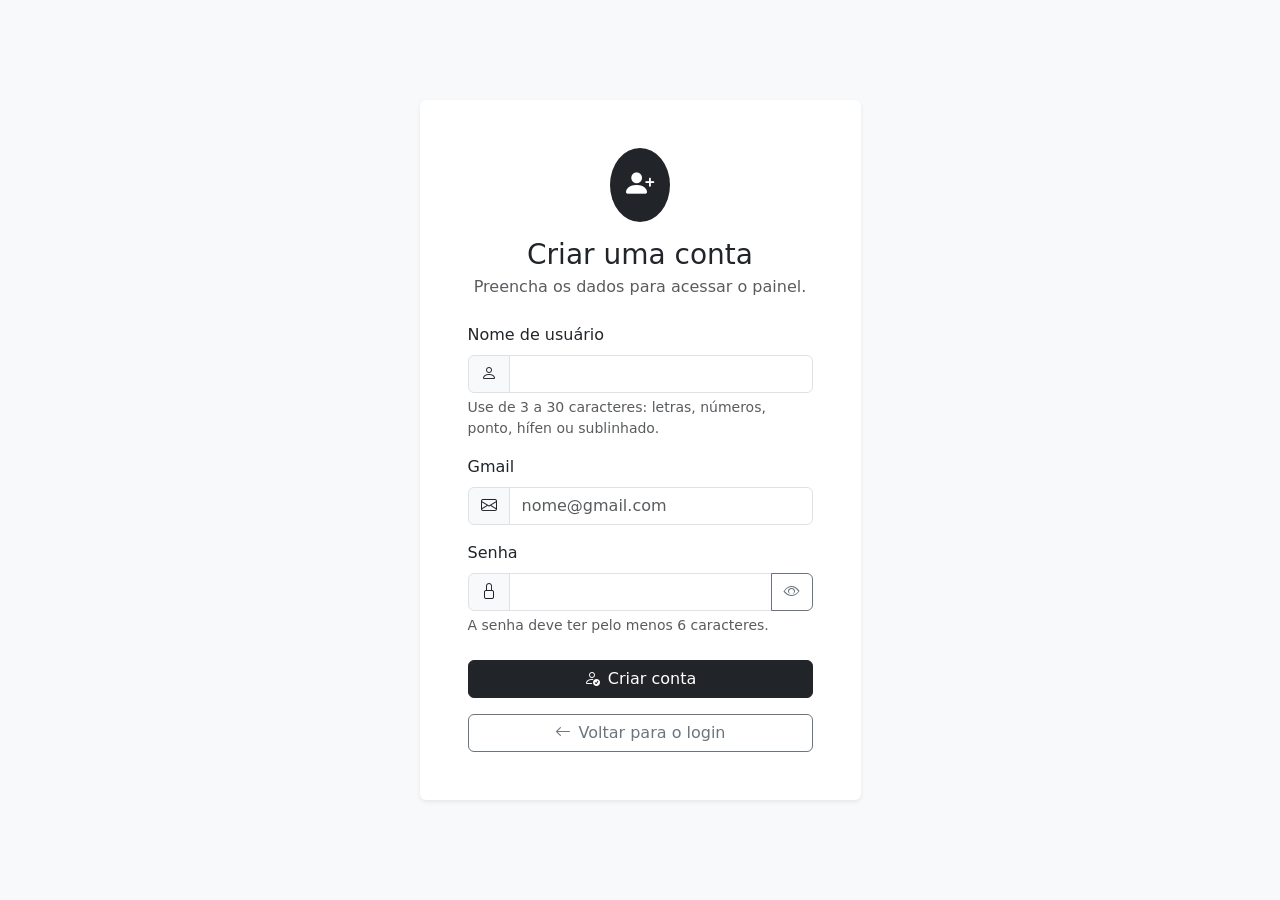
<file: public/cadastro.html>
<!doctype html>
<html lang="pt-BR">
<head>
  <meta charset="utf-8">
  <meta name="viewport" content="width=device-width, initial-scale=1">
  <title>Criar conta | Painel de Clientes</title>
  <link href="https://cdn.jsdelivr.net/npm/bootstrap@5.3.8/dist/css/bootstrap.min.css" rel="stylesheet">
  <link rel="stylesheet" href="https://cdn.jsdelivr.net/npm/bootstrap-icons@1.13.1/font/bootstrap-icons.min.css">
</head>
<body class="bg-body-tertiary">
  <main class="container min-vh-100 d-flex align-items-center justify-content-center py-4">
    <div class="row justify-content-center w-100">
      <div class="col-sm-10 col-md-8 col-lg-6 col-xl-5">
        <div class="card border-0 shadow-sm">
          <div class="card-body p-4 p-md-5">
            <div class="text-center mb-4">
              <div class="d-inline-flex align-items-center justify-content-center bg-dark text-white rounded-circle p-3 mb-3"><i class="bi bi-person-plus-fill fs-3"></i></div>
              <h1 class="h3 mb-1">Criar uma conta</h1>
              <p class="text-body-secondary mb-0">Preencha os dados para acessar o painel.</p>
            </div>
            <div id="mensagem-cadastro" class="alert alert-danger" role="alert" hidden></div>
            <form id="form-cadastro" novalidate>
              <div class="mb-3">
                <label class="form-label" for="input-novo-usuario">Nome de usuário</label>
                <div class="input-group"><span class="input-group-text"><i class="bi bi-person"></i></span><input id="input-novo-usuario" class="form-control" type="text" autocomplete="username" required></div>
                <div class="form-text">Use de 3 a 30 caracteres: letras, números, ponto, hífen ou sublinhado.</div>
              </div>
              <div class="mb-3">
                <label class="form-label" for="input-email-cadastro">Gmail</label>
                <div class="input-group"><span class="input-group-text"><i class="bi bi-envelope"></i></span><input id="input-email-cadastro" class="form-control" type="email" autocomplete="email" placeholder="nome@gmail.com" required></div>
                <div class="invalid-feedback">Informe um Gmail válido.</div>
              </div>
              <div class="mb-4">
                <label class="form-label" for="input-nova-senha">Senha</label>
                <div class="input-group"><span class="input-group-text"><i class="bi bi-lock"></i></span><input id="input-nova-senha" class="form-control" type="password" autocomplete="new-password" minlength="6" required><button id="btn-mostrar-nova-senha" class="btn btn-outline-secondary" type="button" aria-label="Mostrar senha"><i class="bi bi-eye"></i></button></div>
                <div class="form-text">A senha deve ter pelo menos 6 caracteres.</div>
              </div>
              <button id="btn-criar-conta" class="btn btn-dark w-100" type="submit"><i class="bi bi-person-check me-2"></i>Criar conta</button>
            </form>
            <a class="btn btn-outline-secondary w-100 mt-3" href="/"><i class="bi bi-arrow-left me-2"></i>Voltar para o login</a>
          </div>
        </div>
      </div>
    </div>
  </main>
  <script src="cadastro.js"></script>
</body>
</html>
</file>
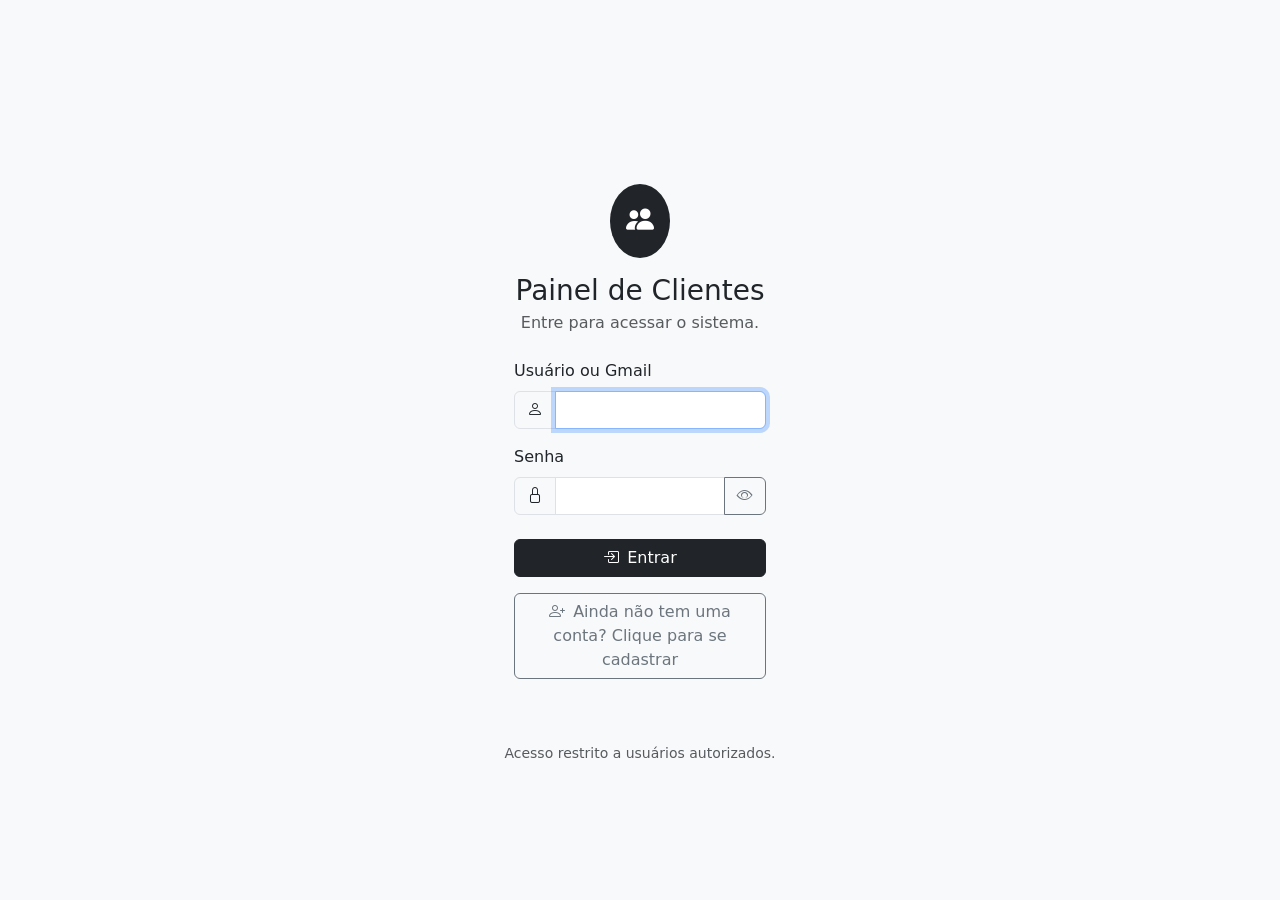
<file: public/login.html>
<!doctype html>
<html lang="pt-BR">

<head>
  <meta charset="utf-8">
  <meta name="viewport" content="width=device-width, initial-scale=1">
  <title>Entrar | Painel de Clientes</title>
  <link href="https://cdn.jsdelivr.net/npm/bootstrap@5.3.8/dist/css/bootstrap.min.css" rel="stylesheet">
  <link rel="stylesheet" href="https://cdn.jsdelivr.net/npm/bootstrap-icons@1.13.1/font/bootstrap-icons.min.css">
</head>

<body class="bg-body-tertiary" data-tema-cliente="sereno">
  <main class="container min-vh-100 d-flex align-items-center justify-content-center py-4">
    <div class="row justify-content-center w-100">
      <div class="col-sm-10 col-md-8 col-lg-5 col-xl-4">
        <div id="card-login" class="card border-0 shadow-sm"></div>
        <div class="card-body p-4 p-md-5">
          <div class="text-center mb-4">
            <div
              class="d-inline-flex align-items-center justify-content-center bg-dark text-white rounded-circle p-3 mb-3">
              <i class="bi bi-people-fill fs-3"></i>
            </div>
            <h1 class="h3 mb-1">Painel de Clientes</h1>
            <p class="text-body-secondary mb-0">Entre para acessar o sistema.</p>
          </div>
          <div id="mensagem-login" class="alert alert-danger" role="alert" hidden></div>
          <form id="form-login" novalidate>
            <div class="mb-3">
              <label class="form-label" for="input-usuario">Usuário ou Gmail</label>
              <div class="input-group">
                <span class="input-group-text"><i class="bi bi-person"></i></span>
                <input id="input-usuario" class="form-control" type="text" autocomplete="username" required autofocus>
              </div>
              <div class="invalid-feedback">Informe seu usuário ou Gmail.</div>
            </div>
            <div class="mb-4">
              <label class="form-label" for="input-senha">Senha</label>
              <div class="input-group">
                <span class="input-group-text"><i class="bi bi-lock"></i></span>
                <input id="input-senha" class="form-control" type="password" autocomplete="current-password" required>
                <button id="btn-mostrar-senha" class="btn btn-outline-secondary" type="button"
                  aria-label="Mostrar senha"><i class="bi bi-eye"></i></button>
              </div>
              <div class="invalid-feedback">Informe sua senha.</div>
            </div>
            <button id="btn-entrar" class="btn btn-dark w-100" type="submit"><i
                class="bi bi-box-arrow-in-right me-2"></i>Entrar</button>
          </form>
          <a class="btn btn-outline-secondary w-100 mt-3" href="/cadastro"><i class="bi bi-person-plus me-2"></i>Ainda
            não tem uma conta? Clique para se cadastrar</a>
        </div>
      </div>
      <p class="text-center text-body-secondary small mt-3 mb-0">Acesso restrito a usuários autorizados.</p>
    </div>
    </div>
  </main>
  <script src="login.js"></script>
</body>

</html>
</file>
